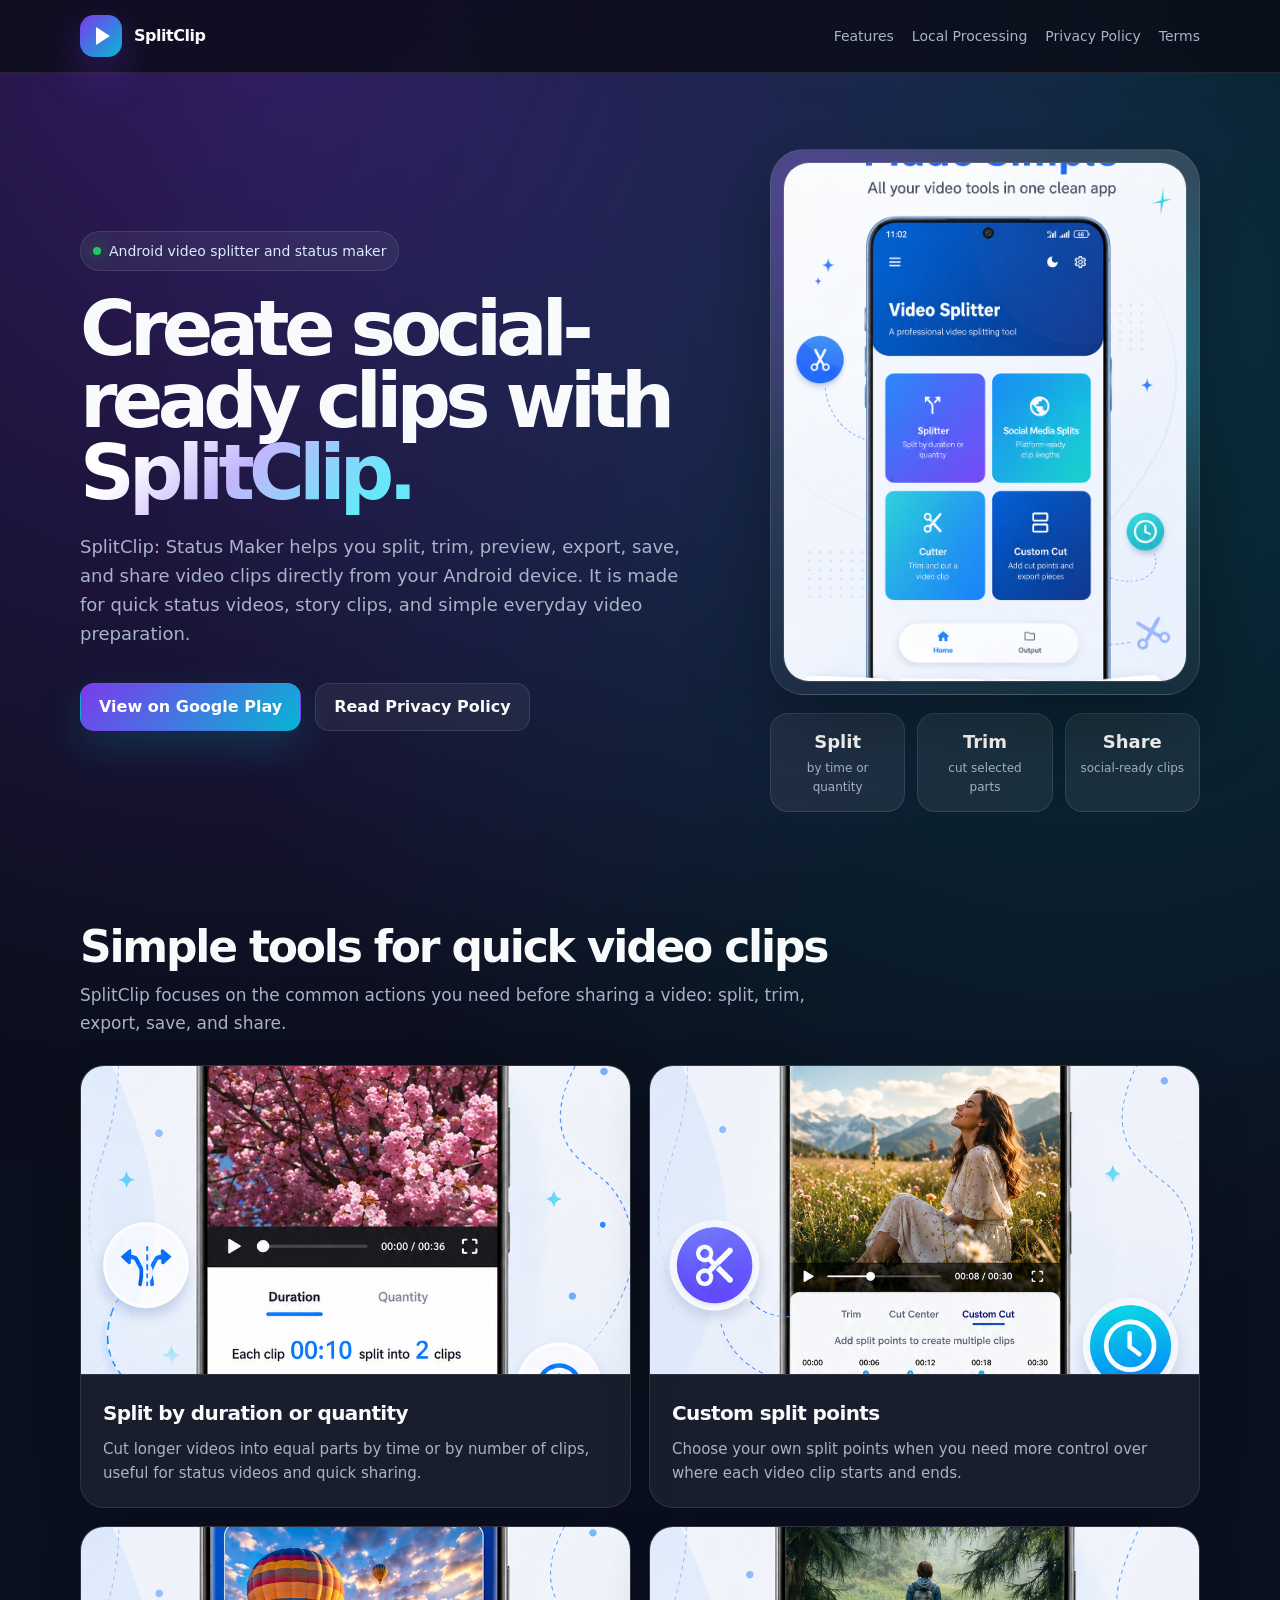
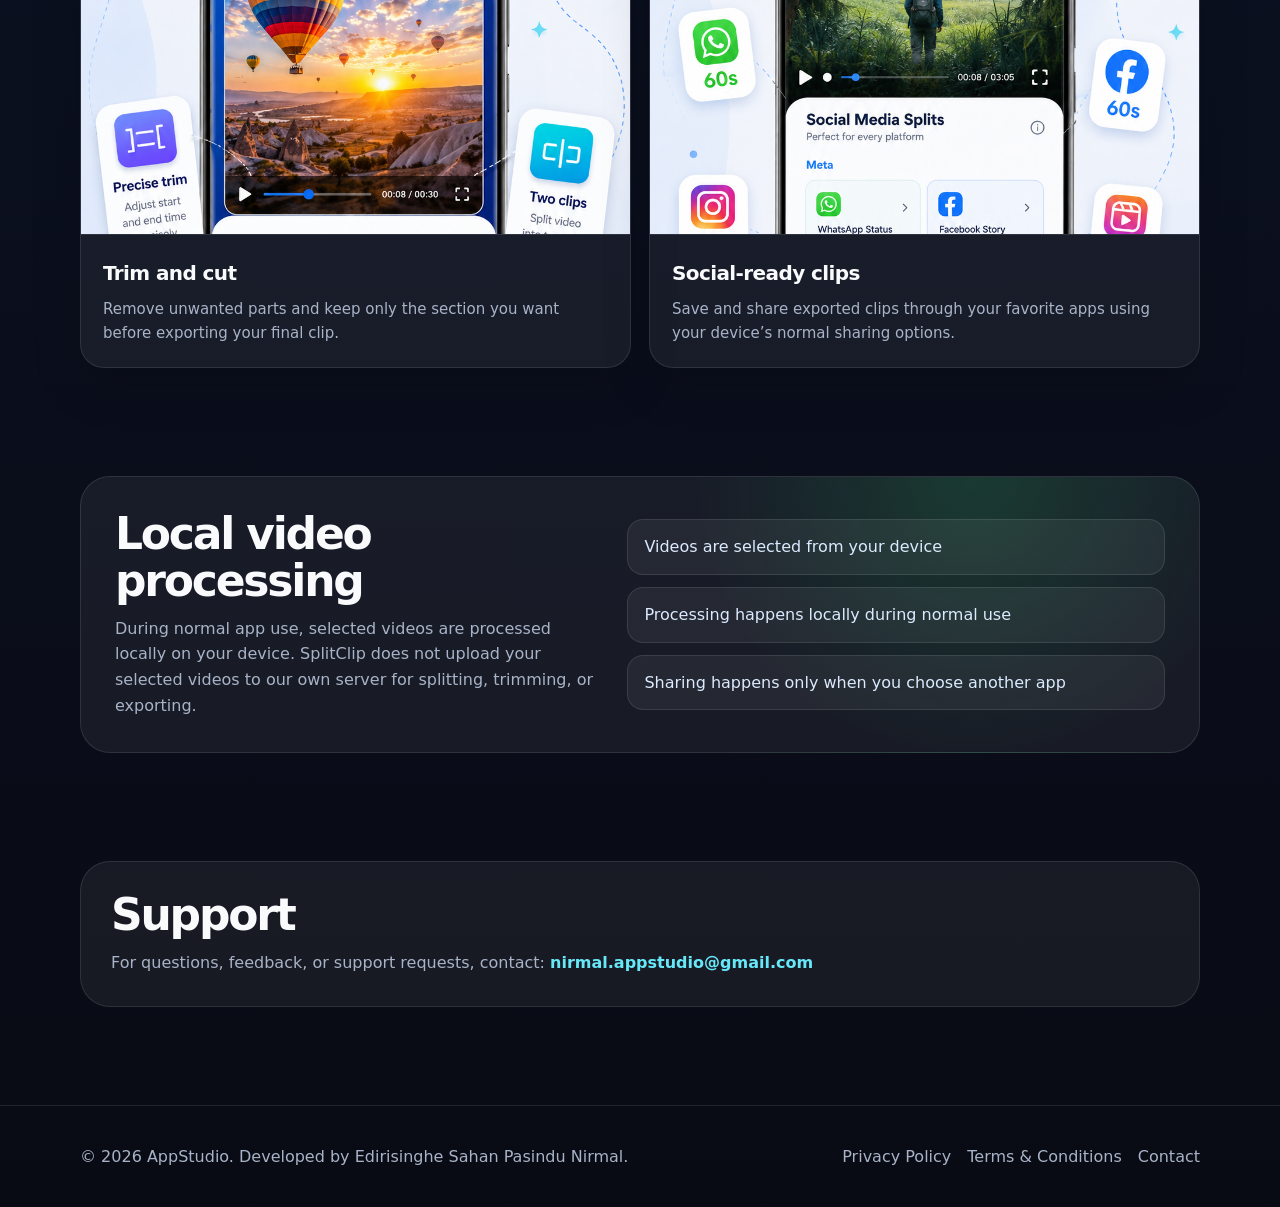
<file: videosplitter/index.html>
<!DOCTYPE html>
<html lang="en">

<head>
  <meta charset="UTF-8" />
  <meta name="viewport" content="width=device-width, initial-scale=1.0" />

  <title>SplitClip: Status Maker - Video Splitter App</title>
  <meta name="description"
    content="SplitClip: Status Maker is a simple Android video splitter and trimmer app for creating social-ready video clips." />

  <style>
    :root {
      --bg: #090b14;
      --text: #f8fafc;
      --muted: #a8b3c7;
      --line: rgba(255, 255, 255, 0.1);
      --primary: #7c3aed;
      --secondary: #06b6d4;
      --accent: #22c55e;
      --radius: 24px;
      --shadow: 0 24px 80px rgba(0, 0, 0, 0.35);
      --card: rgba(255, 255, 255, 0.06);
    }

    * {
      box-sizing: border-box;
    }

    html {
      scroll-behavior: smooth;
    }

    body {
      margin: 0;
      font-family: Inter, ui-sans-serif, system-ui, -apple-system, BlinkMacSystemFont, "Segoe UI", sans-serif;
      background:
        radial-gradient(circle at 20% 0%, rgba(124, 58, 237, 0.35), transparent 36%),
        radial-gradient(circle at 85% 12%, rgba(6, 182, 212, 0.22), transparent 36%),
        linear-gradient(180deg, #090b14 0%, #0b1020 55%, #090b14 100%);
      color: var(--text);
      line-height: 1.6;
    }

    a {
      color: inherit;
      text-decoration: none;
    }

    img {
      max-width: 100%;
      display: block;
    }

    .container {
      width: min(1120px, calc(100% - 32px));
      margin: 0 auto;
    }

    header {
      position: sticky;
      top: 0;
      z-index: 10;
      backdrop-filter: blur(16px);
      background: rgba(9, 11, 20, 0.78);
      border-bottom: 1px solid var(--line);
    }

    .nav {
      min-height: 72px;
      display: flex;
      align-items: center;
      justify-content: space-between;
      gap: 20px;
      padding: 14px 0;
    }

    .brand {
      display: flex;
      align-items: center;
      gap: 12px;
      font-weight: 800;
      letter-spacing: -0.03em;
    }

    .logo {
      width: 42px;
      height: 42px;
      border-radius: 14px;
      background: linear-gradient(135deg, var(--primary), var(--secondary));
      display: grid;
      place-items: center;
      box-shadow: 0 16px 40px rgba(124, 58, 237, 0.35);
      flex: 0 0 auto;
    }

    .logo span {
      width: 0;
      height: 0;
      border-top: 9px solid transparent;
      border-bottom: 9px solid transparent;
      border-left: 14px solid white;
      margin-left: 3px;
    }

    .nav-links {
      display: flex;
      align-items: center;
      gap: 18px;
      color: var(--muted);
      font-size: 14px;
      flex-wrap: wrap;
      justify-content: flex-end;
    }

    .nav-links a:hover {
      color: var(--text);
    }

    .hero {
      padding: 76px 0 58px;
    }

    .hero-grid {
      display: grid;
      grid-template-columns: 1.12fr 0.88fr;
      gap: 42px;
      align-items: center;
    }

    .badge {
      display: inline-flex;
      align-items: center;
      gap: 8px;
      padding: 8px 12px;
      border: 1px solid var(--line);
      border-radius: 999px;
      background: rgba(255, 255, 255, 0.06);
      color: #dbeafe;
      font-size: 14px;
      margin-bottom: 22px;
    }

    .badge-dot {
      width: 8px;
      height: 8px;
      border-radius: 999px;
      background: var(--accent);
      box-shadow: 0 0 18px var(--accent);
    }

    h1 {
      margin: 0;
      font-size: clamp(42px, 7vw, 76px);
      line-height: 0.95;
      letter-spacing: -0.075em;
    }

    .gradient-text {
      background: linear-gradient(135deg, #ffffff 20%, #c4b5fd 48%, #67e8f9 84%);
      -webkit-background-clip: text;
      background-clip: text;
      color: transparent;
    }

    .hero-text {
      margin: 24px 0 0;
      color: var(--muted);
      font-size: 18px;
      max-width: 650px;
    }

    .cta-row {
      display: flex;
      flex-wrap: wrap;
      gap: 14px;
      margin-top: 34px;
    }

    .btn {
      display: inline-flex;
      align-items: center;
      justify-content: center;
      min-height: 48px;
      padding: 0 18px;
      border-radius: 14px;
      font-weight: 700;
      border: 1px solid var(--line);
      transition: 0.2s ease;
    }

    .btn-primary {
      background: linear-gradient(135deg, var(--primary), var(--secondary));
      color: white;
      border-color: transparent;
      box-shadow: 0 16px 42px rgba(6, 182, 212, 0.2);
    }

    .btn-secondary {
      background: rgba(255, 255, 255, 0.06);
      color: var(--text);
    }

    .btn:hover {
      transform: translateY(-2px);
    }

    .hero-side {
      justify-self: end;
      width: 100%;
      max-width: 430px;
    }

    .hero-art {
      position: relative;
      border-radius: 34px;
      padding: 12px;
      background: linear-gradient(180deg, rgba(255, 255, 255, 0.16), rgba(255, 255, 255, 0.05));
      border: 1px solid var(--line);
      box-shadow: var(--shadow);
      overflow: hidden;
    }

    .hero-art::before {
      content: "";
      position: absolute;
      inset: -80px;
      background:
        radial-gradient(circle at 20% 20%, rgba(124, 58, 237, 0.28), transparent 34%),
        radial-gradient(circle at 80% 40%, rgba(6, 182, 212, 0.25), transparent 30%);
      pointer-events: none;
    }

    .hero-art img {
      position: relative;
      width: 100%;
      max-height: 520px;
      object-fit: cover;
      border-radius: 26px;
      border: 1px solid rgba(255, 255, 255, 0.12);
    }

    .mini-stats {
      display: grid;
      grid-template-columns: repeat(3, 1fr);
      gap: 12px;
      margin-top: 18px;
    }

    .mini-stat {
      padding: 14px;
      border-radius: 18px;
      background: rgba(255, 255, 255, 0.07);
      border: 1px solid var(--line);
      text-align: center;
    }

    .mini-stat strong {
      display: block;
      font-size: 18px;
      color: white;
    }

    .mini-stat span {
      display: block;
      font-size: 12px;
      color: var(--muted);
      margin-top: 2px;
    }

    section {
      padding: 54px 0;
      scroll-margin-top: 90px;
    }

    .section-head {
      max-width: 760px;
      margin-bottom: 28px;
    }

    h2 {
      margin: 0 0 12px;
      font-size: clamp(28px, 4vw, 44px);
      line-height: 1.05;
      letter-spacing: -0.05em;
    }

    .section-head p {
      margin: 0;
      color: var(--muted);
      font-size: 17px;
    }

    .features {
      display: grid;
      grid-template-columns: repeat(2, 1fr);
      gap: 18px;
    }

    .feature-card {
      border-radius: var(--radius);
      background: var(--card);
      border: 1px solid var(--line);
      overflow: hidden;
      box-shadow: 0 18px 50px rgba(0, 0, 0, 0.16);
    }

    .feature-card img {
      width: 100%;
      aspect-ratio: 16 / 9;
      object-fit: cover;
      border-bottom: 1px solid var(--line);
    }

    .feature-body {
      padding: 22px;
    }

    .feature-body h3 {
      margin: 0 0 8px;
      font-size: 20px;
      letter-spacing: -0.03em;
    }

    .feature-body p {
      margin: 0;
      color: var(--muted);
      font-size: 15px;
    }

    .local-box {
      padding: 34px;
      border-radius: 30px;
      background:
        radial-gradient(circle at 80% 0%, rgba(34, 197, 94, 0.18), transparent 30%),
        rgba(255, 255, 255, 0.06);
      border: 1px solid var(--line);
      display: grid;
      grid-template-columns: 0.95fr 1.05fr;
      gap: 26px;
      align-items: center;
    }

    .local-box p {
      color: var(--muted);
      margin: 0;
    }

    .check-list {
      display: grid;
      gap: 12px;
    }

    .check {
      padding: 14px 16px;
      border-radius: 16px;
      background: rgba(255, 255, 255, 0.06);
      border: 1px solid var(--line);
      color: #dbeafe;
    }

    .support-card {
      padding: 30px;
      border-radius: 30px;
      background: rgba(255, 255, 255, 0.06);
      border: 1px solid var(--line);
    }

    .support-card p {
      color: var(--muted);
      margin: 0;
    }

    .support-card a {
      color: #67e8f9;
      font-weight: 700;
    }

    footer {
      padding: 38px 0;
      color: var(--muted);
      border-top: 1px solid var(--line);
      margin-top: 44px;
    }

    .footer-grid {
      display: flex;
      justify-content: space-between;
      gap: 18px;
      flex-wrap: wrap;
    }

    .footer-links {
      display: flex;
      gap: 16px;
      flex-wrap: wrap;
    }

    .footer-links a:hover {
      color: var(--text);
    }

    @media (max-width: 860px) {

      .hero-grid,
      .local-box {
        grid-template-columns: 1fr;
      }

      .features {
        grid-template-columns: 1fr;
      }

      .hero-side {
        justify-self: stretch;
        max-width: 100%;
      }

      .nav {
        align-items: flex-start;
      }

      .nav-links {
        justify-content: flex-end;
      }
    }

    @media (max-width: 520px) {
      .nav {
        flex-direction: column;
      }

      .nav-links {
        justify-content: flex-start;
      }

      .hero {
        padding-top: 52px;
      }

      .mini-stats {
        grid-template-columns: 1fr;
      }

      .local-box,
      .support-card {
        padding: 24px;
      }
    }
  </style>
</head>

<body>
  <header>
    <div class="container nav">
      <a class="brand" href="./">
        <div class="logo"><span></span></div>
        <div>SplitClip</div>
      </a>

      <nav class="nav-links">
        <a href="#features">Features</a>
        <a href="#local-processing">Local Processing</a>
        <a href="privacy-policy.html">Privacy Policy</a>
        <a href="terms-and-conditions.html">Terms</a>
      </nav>
    </div>
  </header>

  <main>
    <section class="hero">
      <div class="container hero-grid">
        <div>
          <div class="badge">
            <span class="badge-dot"></span>
            Android video splitter and status maker
          </div>

          <h1>
            Create social-ready clips with
            <span class="gradient-text">SplitClip.</span>
          </h1>

          <p class="hero-text">
            SplitClip: Status Maker helps you split, trim, preview, export, save, and share video clips directly from
            your Android device.
            It is made for quick status videos, story clips, and simple everyday video preparation.
          </p>

          <div class="cta-row">
            <a class="btn btn-primary"
              href="https://play.google.com/store/apps/details?id=io.github.sahanpasindu.videosplitter" target="_blank"
              rel="noopener">
              View on Google Play
            </a>
            <a class="btn btn-secondary" href="privacy-policy.html">
              Read Privacy Policy
            </a>
          </div>
        </div>

        <div class="hero-side">
          <div class="hero-art">
            <img src="../assets/video-splitter/video-splitting-made-simple.png"
              alt="SplitClip video splitting made simple preview" />
          </div>

          <div class="mini-stats">
            <div class="mini-stat">
              <strong>Split</strong>
              <span>by time or quantity</span>
            </div>
            <div class="mini-stat">
              <strong>Trim</strong>
              <span>cut selected parts</span>
            </div>
            <div class="mini-stat">
              <strong>Share</strong>
              <span>social-ready clips</span>
            </div>
          </div>
        </div>
      </div>
    </section>

    <section id="features">
      <div class="container">
        <div class="section-head">
          <h2>Simple tools for quick video clips</h2>
          <p>
            SplitClip focuses on the common actions you need before sharing a video:
            split, trim, export, save, and share.
          </p>
        </div>

        <div class="features">
          <article class="feature-card">
            <img src="../assets/video-splitter/split-duration-quantity.png"
              alt="Split videos by duration or quantity" />
            <div class="feature-body">
              <h3>Split by duration or quantity</h3>
              <p>
                Cut longer videos into equal parts by time or by number of clips,
                useful for status videos and quick sharing.
              </p>
            </div>
          </article>

          <article class="feature-card">
            <img src="../assets/video-splitter/custom-split-points.png" alt="Custom split points for videos" />
            <div class="feature-body">
              <h3>Custom split points</h3>
              <p>
                Choose your own split points when you need more control over where each video clip starts and ends.
              </p>
            </div>
          </article>

          <article class="feature-card">
            <img src="../assets/video-splitter/trim-cut-center.png" alt="Trim and cut selected video parts" />
            <div class="feature-body">
              <h3>Trim and cut</h3>
              <p>
                Remove unwanted parts and keep only the section you want before exporting your final clip.
              </p>
            </div>
          </article>

          <article class="feature-card">
            <img src="../assets/video-splitter/social-media-ready-clips.png" alt="Social media ready video clips" />
            <div class="feature-body">
              <h3>Social-ready clips</h3>
              <p>
                Save and share exported clips through your favorite apps using your device’s normal sharing options.
              </p>
            </div>
          </article>
        </div>
      </div>
    </section>

    <section id="local-processing">
      <div class="container">
        <div class="local-box">
          <div>
            <h2>Local video processing</h2>
            <p>
              During normal app use, selected videos are processed locally on your device.
              SplitClip does not upload your selected videos to our own server for splitting,
              trimming, or exporting.
            </p>
          </div>

          <div class="check-list">
            <div class="check">Videos are selected from your device</div>
            <div class="check">Processing happens locally during normal use</div>
            <div class="check">Sharing happens only when you choose another app</div>
          </div>
        </div>
      </div>
    </section>

    <section id="support">
      <div class="container">
        <div class="support-card">
          <h2>Support</h2>
          <p>
            For questions, feedback, or support requests, contact:
            <a href="mailto:nirmal.appstudio@gmail.com">nirmal.appstudio@gmail.com</a>
          </p>
        </div>
      </div>
    </section>
  </main>

  <footer>
    <div class="container footer-grid">
      <div>
        © 2026 AppStudio. Developed by Edirisinghe Sahan Pasindu Nirmal.
      </div>

      <div class="footer-links">
        <a href="privacy-policy.html">Privacy Policy</a>
        <a href="terms-and-conditions.html">Terms & Conditions</a>
        <a href="mailto:nirmal.appstudio@gmail.com">Contact</a>
      </div>
    </div>
  </footer>
</body>

</html>
</file>
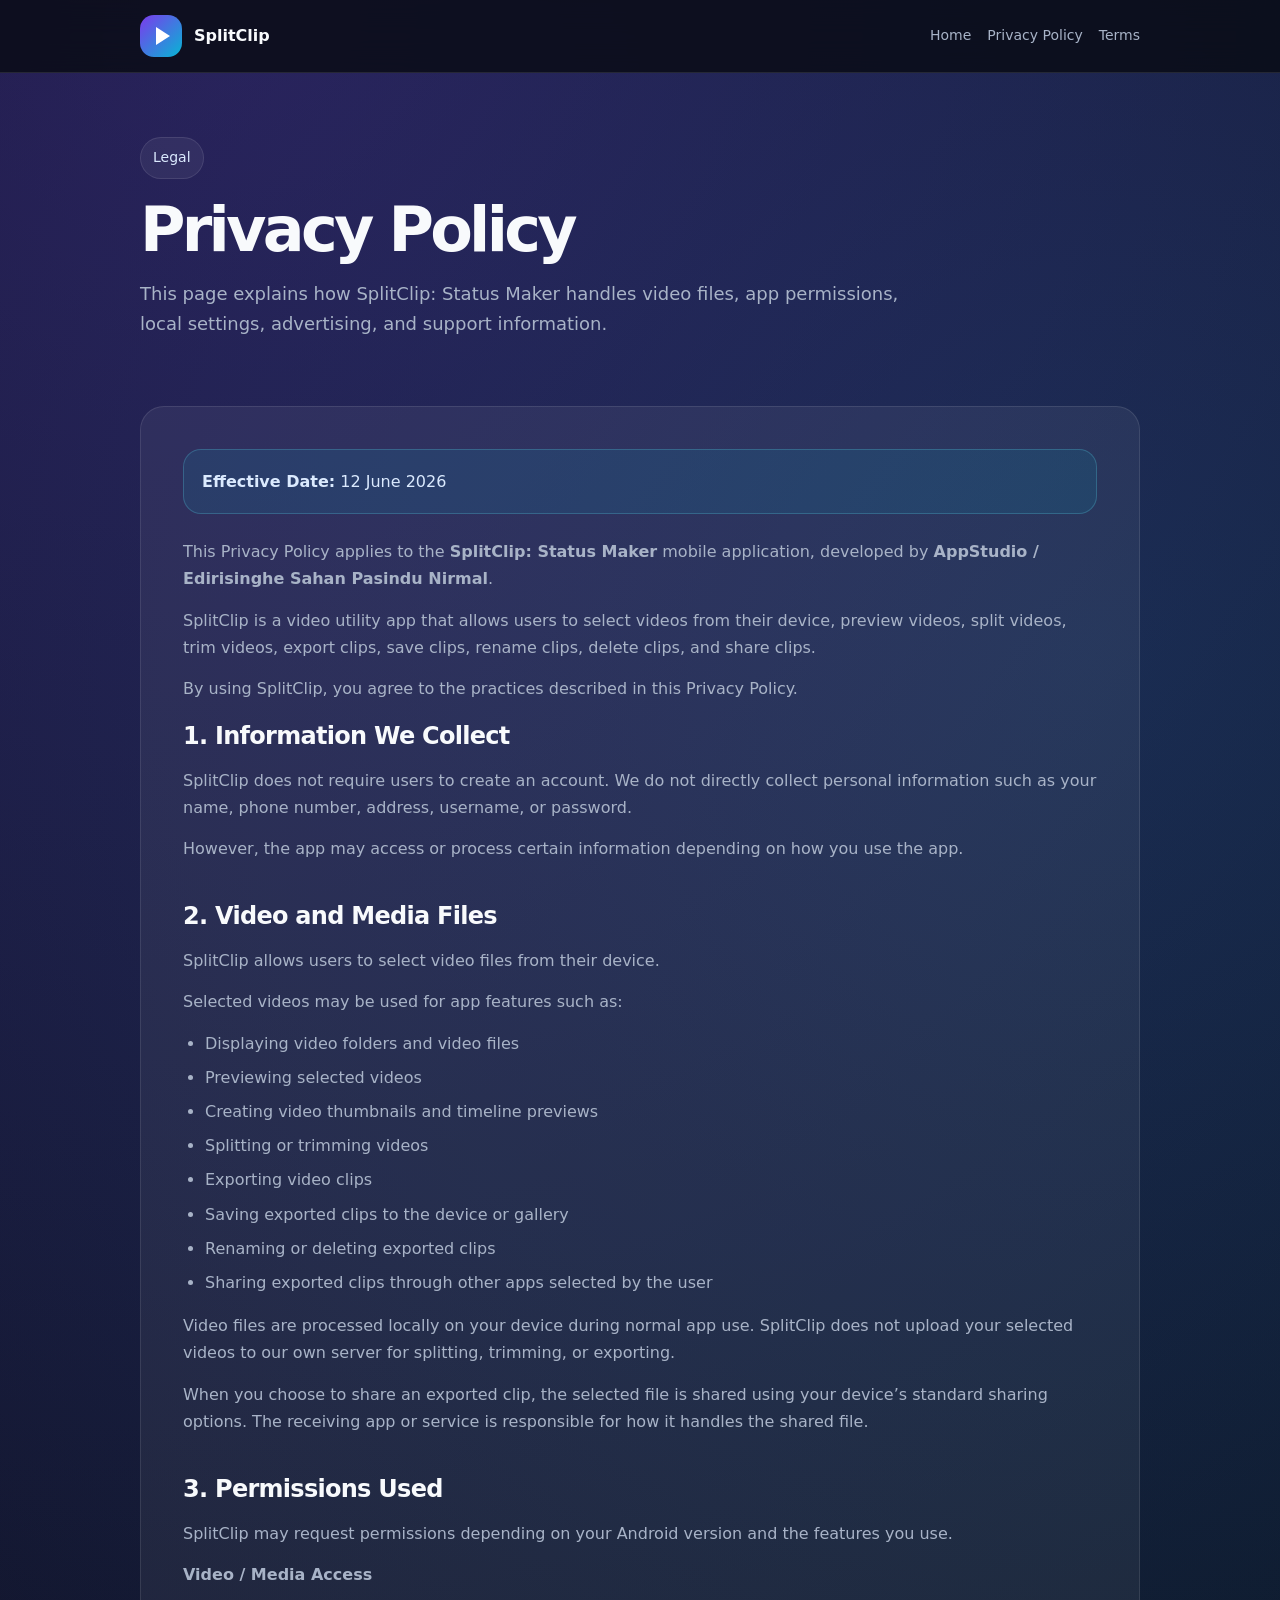
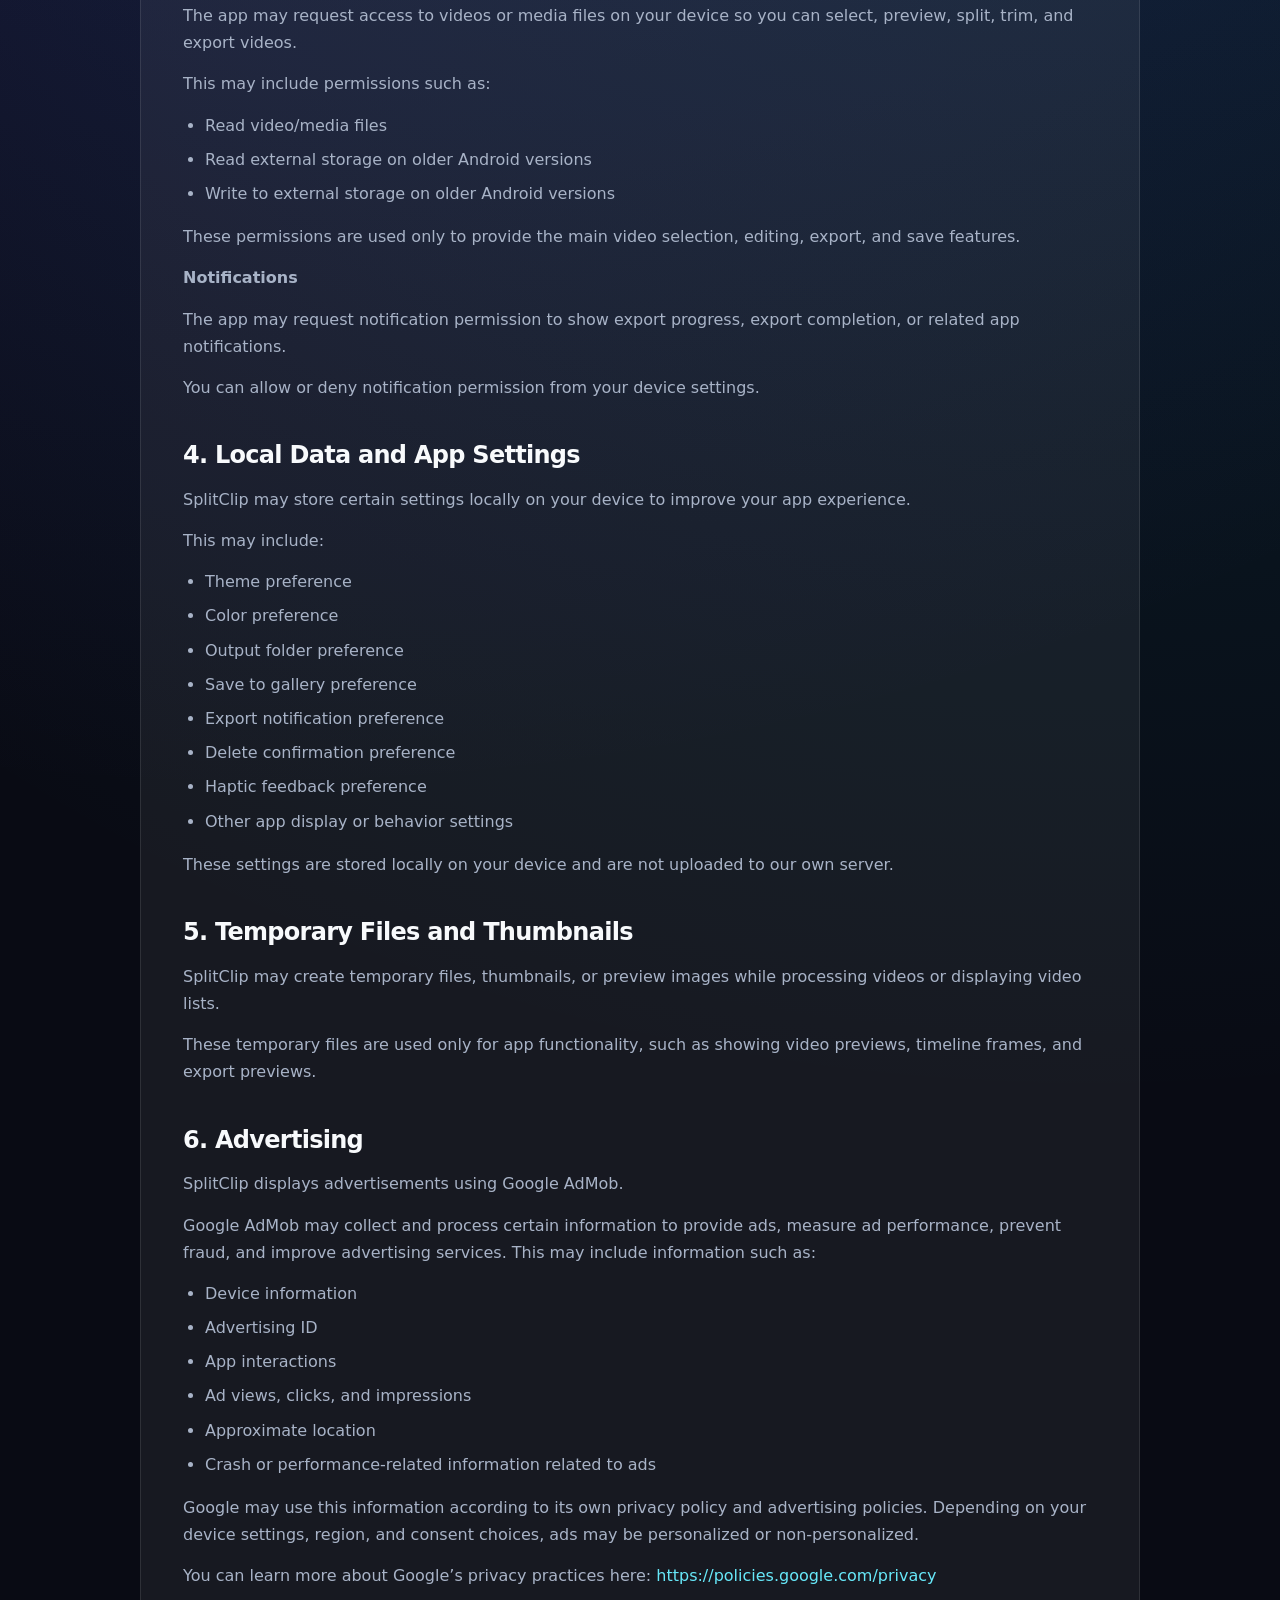
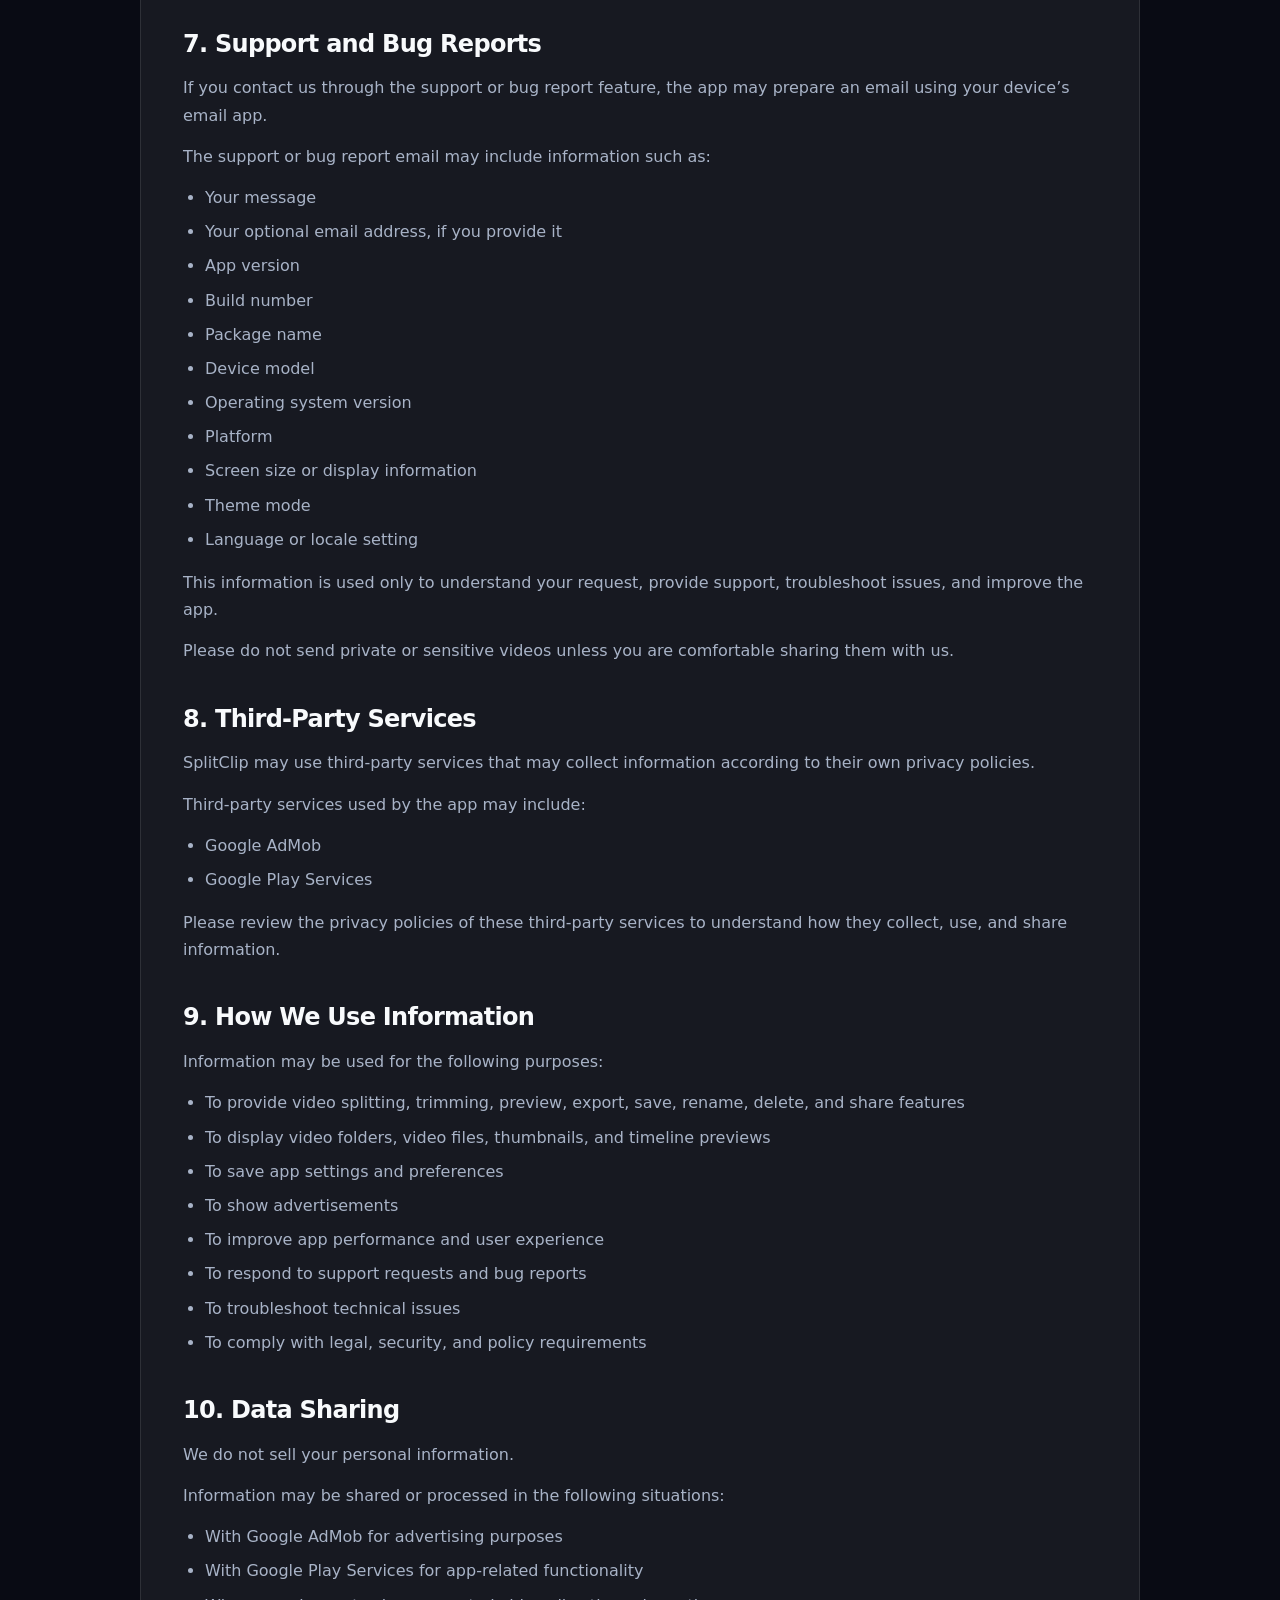
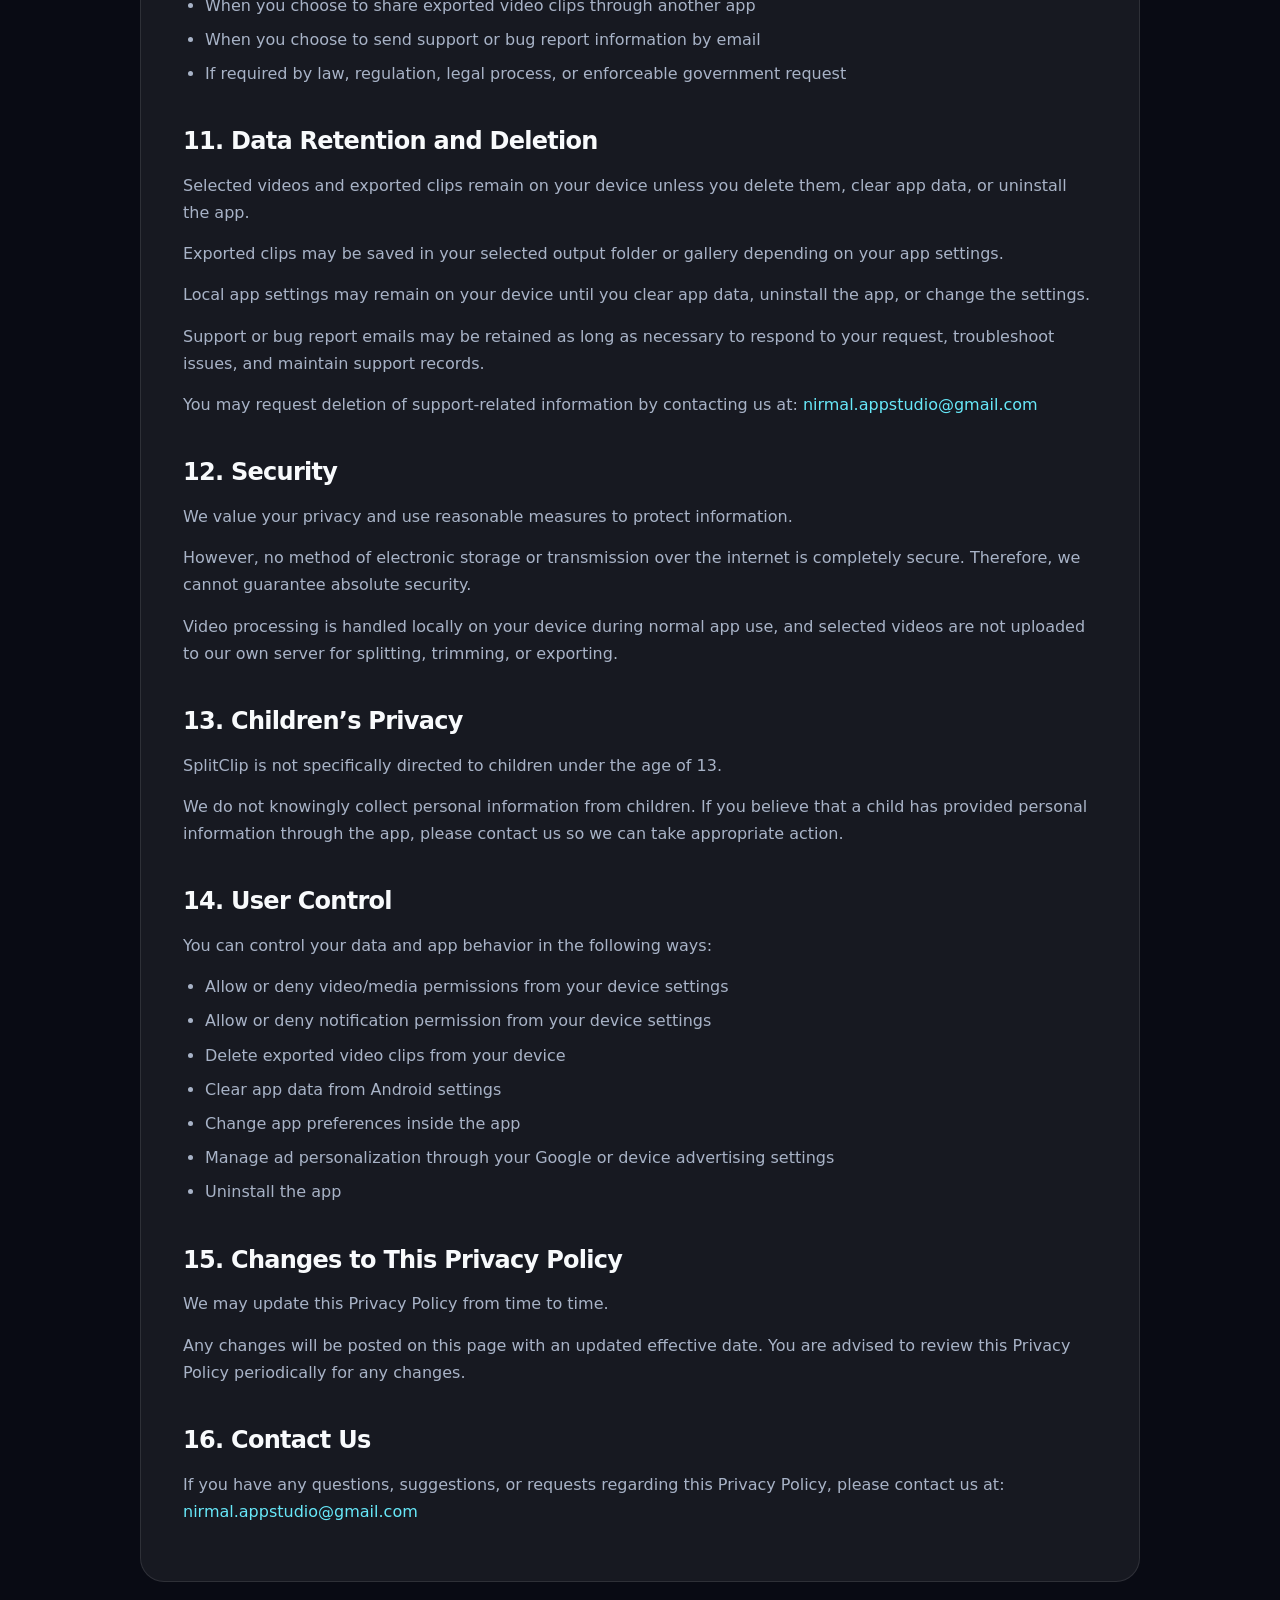
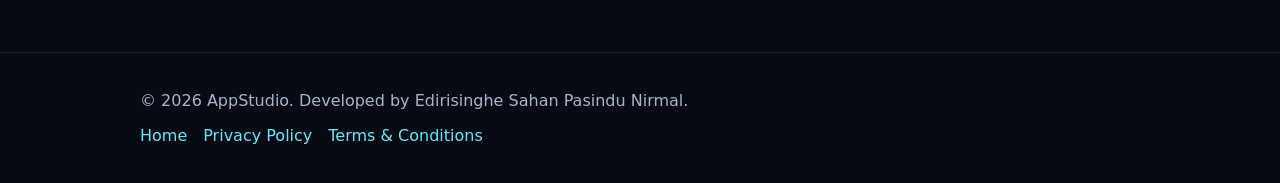
<file: videosplitter/privacy-policy.html>
<!DOCTYPE html>
<html lang="en">

<head>
  <meta charset="UTF-8" />
  <meta name="viewport" content="width=device-width, initial-scale=1.0" />

  <title>Privacy Policy - SplitClip: Status Maker</title>
  <meta name="description" content="Privacy Policy for SplitClip: Status Maker Android app." />

  <style>
    :root {
      --bg: #090b14;
      --text: #f8fafc;
      --muted: #a8b3c7;
      --line: rgba(255, 255, 255, 0.1);
      --primary: #7c3aed;
      --secondary: #06b6d4;
      --card: rgba(255, 255, 255, 0.06);
      --radius: 24px;
    }

    * {
      box-sizing: border-box;
    }

    body {
      margin: 0;
      font-family: Inter, ui-sans-serif, system-ui, -apple-system, BlinkMacSystemFont, "Segoe UI", sans-serif;
      background:
        radial-gradient(circle at 20% 0%, rgba(124, 58, 237, 0.28), transparent 36%),
        radial-gradient(circle at 85% 10%, rgba(6, 182, 212, 0.18), transparent 34%),
        #090b14;
      color: var(--text);
      line-height: 1.7;
    }

    a {
      color: #67e8f9;
      text-decoration: none;
    }

    a:hover {
      text-decoration: underline;
    }

    .container {
      width: min(1000px, calc(100% - 32px));
      margin: 0 auto;
    }

    header {
      border-bottom: 1px solid var(--line);
      background: rgba(9, 11, 20, 0.82);
      backdrop-filter: blur(16px);
      position: sticky;
      top: 0;
      z-index: 10;
    }

    .nav {
      min-height: 72px;
      display: flex;
      align-items: center;
      justify-content: space-between;
      gap: 18px;
      flex-wrap: wrap;
      padding: 14px 0;
    }

    .brand {
      display: flex;
      align-items: center;
      gap: 12px;
      color: var(--text);
      font-weight: 800;
      text-decoration: none;
    }

    .logo {
      width: 42px;
      height: 42px;
      border-radius: 14px;
      background: linear-gradient(135deg, var(--primary), var(--secondary));
      display: grid;
      place-items: center;
      flex: 0 0 auto;
    }

    .logo span {
      width: 0;
      height: 0;
      border-top: 9px solid transparent;
      border-bottom: 9px solid transparent;
      border-left: 14px solid white;
      margin-left: 3px;
    }

    .nav-links {
      display: flex;
      gap: 16px;
      flex-wrap: wrap;
      color: var(--muted);
      font-size: 14px;
    }

    .nav-links a {
      color: var(--muted);
    }

    .nav-links a:hover {
      color: var(--text);
      text-decoration: none;
    }

    .hero {
      padding: 64px 0 26px;
    }

    .label {
      display: inline-block;
      padding: 8px 12px;
      border-radius: 999px;
      border: 1px solid var(--line);
      background: rgba(255, 255, 255, 0.06);
      color: #dbeafe;
      font-size: 14px;
      margin-bottom: 20px;
    }

    h1 {
      margin: 0;
      font-size: clamp(36px, 6vw, 62px);
      line-height: 1;
      letter-spacing: -0.06em;
    }

    .intro {
      color: var(--muted);
      font-size: 18px;
      margin-top: 18px;
      max-width: 780px;
    }

    .content {
      margin: 26px 0 70px;
      padding: 42px;
      border-radius: var(--radius);
      background: var(--card);
      border: 1px solid var(--line);
    }

    .notice {
      padding: 18px;
      border-radius: 18px;
      background: rgba(6, 182, 212, 0.1);
      border: 1px solid rgba(103, 232, 249, 0.22);
      color: #dbeafe;
      margin-bottom: 24px;
    }

    h2 {
      margin-top: 34px;
      margin-bottom: 10px;
      font-size: 24px;
      letter-spacing: -0.03em;
    }

    h2:first-of-type {
      margin-top: 0;
    }

    p {
      color: var(--muted);
      margin: 0 0 14px;
    }

    ul {
      color: var(--muted);
      padding-left: 22px;
      margin-top: 8px;
    }

    li {
      margin-bottom: 7px;
    }

    footer {
      border-top: 1px solid var(--line);
      padding: 34px 0;
      color: var(--muted);
    }

    .footer-links {
      display: flex;
      gap: 16px;
      flex-wrap: wrap;
      margin-top: 8px;
    }

    .footer-links a:hover {
      color: var(--text);
      text-decoration: none;
    }

    @media (max-width: 600px) {
      .content {
        padding: 24px;
      }

      .nav {
        align-items: flex-start;
      }
    }
  </style>
</head>

<body>
  <header>
    <div class="container nav">
      <a class="brand" href="./">
        <div class="logo"><span></span></div>
        <div>SplitClip</div>
      </a>

      <nav class="nav-links">
        <a href="./">Home</a>
        <a href="privacy-policy.html">Privacy Policy</a>
        <a href="terms-and-conditions.html">Terms</a>
      </nav>
    </div>
  </header>

  <main>
    <section class="hero">
      <div class="container">
        <div class="label">Legal</div>
        <h1>Privacy Policy</h1>
        <p class="intro">
          This page explains how SplitClip: Status Maker handles video files, app permissions, local settings,
          advertising, and support information.
        </p>
      </div>
    </section>

    <section>
      <div class="container">
        <article class="content">
          <div class="notice">
            <strong>Effective Date:</strong> 12 June 2026
          </div>

          <p>
            This Privacy Policy applies to the <strong>SplitClip: Status Maker</strong> mobile application,
            developed by <strong>AppStudio / Edirisinghe Sahan Pasindu Nirmal</strong>.
          </p>

          <p>
            SplitClip is a video utility app that allows users to select videos from their device,
            preview videos, split videos, trim videos, export clips, save clips, rename clips,
            delete clips, and share clips.
          </p>

          <p>
            By using SplitClip, you agree to the practices described in this Privacy Policy.
          </p>

          <h2>1. Information We Collect</h2>
          <p>
            SplitClip does not require users to create an account. We do not directly collect personal
            information such as your name, phone number, address, username, or password.
          </p>
          <p>
            However, the app may access or process certain information depending on how you use the app.
          </p>

          <h2>2. Video and Media Files</h2>
          <p>
            SplitClip allows users to select video files from their device.
          </p>
          <p>
            Selected videos may be used for app features such as:
          </p>
          <ul>
            <li>Displaying video folders and video files</li>
            <li>Previewing selected videos</li>
            <li>Creating video thumbnails and timeline previews</li>
            <li>Splitting or trimming videos</li>
            <li>Exporting video clips</li>
            <li>Saving exported clips to the device or gallery</li>
            <li>Renaming or deleting exported clips</li>
            <li>Sharing exported clips through other apps selected by the user</li>
          </ul>
          <p>
            Video files are processed locally on your device during normal app use.
            SplitClip does not upload your selected videos to our own server for splitting,
            trimming, or exporting.
          </p>
          <p>
            When you choose to share an exported clip, the selected file is shared using your device’s
            standard sharing options. The receiving app or service is responsible for how it handles
            the shared file.
          </p>

          <h2>3. Permissions Used</h2>
          <p>
            SplitClip may request permissions depending on your Android version and the features you use.
          </p>

          <p><strong>Video / Media Access</strong></p>
          <p>
            The app may request access to videos or media files on your device so you can select,
            preview, split, trim, and export videos.
          </p>
          <p>
            This may include permissions such as:
          </p>
          <ul>
            <li>Read video/media files</li>
            <li>Read external storage on older Android versions</li>
            <li>Write to external storage on older Android versions</li>
          </ul>
          <p>
            These permissions are used only to provide the main video selection, editing, export,
            and save features.
          </p>

          <p><strong>Notifications</strong></p>
          <p>
            The app may request notification permission to show export progress, export completion,
            or related app notifications.
          </p>
          <p>
            You can allow or deny notification permission from your device settings.
          </p>

          <h2>4. Local Data and App Settings</h2>
          <p>
            SplitClip may store certain settings locally on your device to improve your app experience.
          </p>
          <p>
            This may include:
          </p>
          <ul>
            <li>Theme preference</li>
            <li>Color preference</li>
            <li>Output folder preference</li>
            <li>Save to gallery preference</li>
            <li>Export notification preference</li>
            <li>Delete confirmation preference</li>
            <li>Haptic feedback preference</li>
            <li>Other app display or behavior settings</li>
          </ul>
          <p>
            These settings are stored locally on your device and are not uploaded to our own server.
          </p>

          <h2>5. Temporary Files and Thumbnails</h2>
          <p>
            SplitClip may create temporary files, thumbnails, or preview images while processing videos
            or displaying video lists.
          </p>
          <p>
            These temporary files are used only for app functionality, such as showing video previews,
            timeline frames, and export previews.
          </p>

          <h2>6. Advertising</h2>
          <p>
            SplitClip displays advertisements using Google AdMob.
          </p>
          <p>
            Google AdMob may collect and process certain information to provide ads, measure ad performance,
            prevent fraud, and improve advertising services. This may include information such as:
          </p>
          <ul>
            <li>Device information</li>
            <li>Advertising ID</li>
            <li>App interactions</li>
            <li>Ad views, clicks, and impressions</li>
            <li>Approximate location</li>
            <li>Crash or performance-related information related to ads</li>
          </ul>
          <p>
            Google may use this information according to its own privacy policy and advertising policies.
            Depending on your device settings, region, and consent choices, ads may be personalized
            or non-personalized.
          </p>
          <p>
            You can learn more about Google’s privacy practices here:
            <a href="https://policies.google.com/privacy" target="_blank"
              rel="noopener">https://policies.google.com/privacy</a>
          </p>

          <h2>7. Support and Bug Reports</h2>
          <p>
            If you contact us through the support or bug report feature, the app may prepare an email
            using your device’s email app.
          </p>
          <p>
            The support or bug report email may include information such as:
          </p>
          <ul>
            <li>Your message</li>
            <li>Your optional email address, if you provide it</li>
            <li>App version</li>
            <li>Build number</li>
            <li>Package name</li>
            <li>Device model</li>
            <li>Operating system version</li>
            <li>Platform</li>
            <li>Screen size or display information</li>
            <li>Theme mode</li>
            <li>Language or locale setting</li>
          </ul>
          <p>
            This information is used only to understand your request, provide support, troubleshoot issues,
            and improve the app.
          </p>
          <p>
            Please do not send private or sensitive videos unless you are comfortable sharing them with us.
          </p>

          <h2>8. Third-Party Services</h2>
          <p>
            SplitClip may use third-party services that may collect information according to their own
            privacy policies.
          </p>
          <p>
            Third-party services used by the app may include:
          </p>
          <ul>
            <li>Google AdMob</li>
            <li>Google Play Services</li>
          </ul>
          <p>
            Please review the privacy policies of these third-party services to understand how they collect,
            use, and share information.
          </p>

          <h2>9. How We Use Information</h2>
          <p>
            Information may be used for the following purposes:
          </p>
          <ul>
            <li>To provide video splitting, trimming, preview, export, save, rename, delete, and share features</li>
            <li>To display video folders, video files, thumbnails, and timeline previews</li>
            <li>To save app settings and preferences</li>
            <li>To show advertisements</li>
            <li>To improve app performance and user experience</li>
            <li>To respond to support requests and bug reports</li>
            <li>To troubleshoot technical issues</li>
            <li>To comply with legal, security, and policy requirements</li>
          </ul>

          <h2>10. Data Sharing</h2>
          <p>
            We do not sell your personal information.
          </p>
          <p>
            Information may be shared or processed in the following situations:
          </p>
          <ul>
            <li>With Google AdMob for advertising purposes</li>
            <li>With Google Play Services for app-related functionality</li>
            <li>When you choose to share exported video clips through another app</li>
            <li>When you choose to send support or bug report information by email</li>
            <li>If required by law, regulation, legal process, or enforceable government request</li>
          </ul>

          <h2>11. Data Retention and Deletion</h2>
          <p>
            Selected videos and exported clips remain on your device unless you delete them,
            clear app data, or uninstall the app.
          </p>
          <p>
            Exported clips may be saved in your selected output folder or gallery depending on your app settings.
          </p>
          <p>
            Local app settings may remain on your device until you clear app data, uninstall the app,
            or change the settings.
          </p>
          <p>
            Support or bug report emails may be retained as long as necessary to respond to your request,
            troubleshoot issues, and maintain support records.
          </p>
          <p>
            You may request deletion of support-related information by contacting us at:
            <a href="mailto:nirmal.appstudio@gmail.com">nirmal.appstudio@gmail.com</a>
          </p>

          <h2>12. Security</h2>
          <p>
            We value your privacy and use reasonable measures to protect information.
          </p>
          <p>
            However, no method of electronic storage or transmission over the internet is completely secure.
            Therefore, we cannot guarantee absolute security.
          </p>
          <p>
            Video processing is handled locally on your device during normal app use, and selected videos
            are not uploaded to our own server for splitting, trimming, or exporting.
          </p>

          <h2>13. Children’s Privacy</h2>
          <p>
            SplitClip is not specifically directed to children under the age of 13.
          </p>
          <p>
            We do not knowingly collect personal information from children. If you believe that a child
            has provided personal information through the app, please contact us so we can take appropriate action.
          </p>

          <h2>14. User Control</h2>
          <p>
            You can control your data and app behavior in the following ways:
          </p>
          <ul>
            <li>Allow or deny video/media permissions from your device settings</li>
            <li>Allow or deny notification permission from your device settings</li>
            <li>Delete exported video clips from your device</li>
            <li>Clear app data from Android settings</li>
            <li>Change app preferences inside the app</li>
            <li>Manage ad personalization through your Google or device advertising settings</li>
            <li>Uninstall the app</li>
          </ul>

          <h2>15. Changes to This Privacy Policy</h2>
          <p>
            We may update this Privacy Policy from time to time.
          </p>
          <p>
            Any changes will be posted on this page with an updated effective date.
            You are advised to review this Privacy Policy periodically for any changes.
          </p>

          <h2>16. Contact Us</h2>
          <p>
            If you have any questions, suggestions, or requests regarding this Privacy Policy,
            please contact us at:
            <a href="mailto:nirmal.appstudio@gmail.com">nirmal.appstudio@gmail.com</a>
          </p>
        </article>
      </div>
    </section>
  </main>

  <footer>
    <div class="container">
      © 2026 AppStudio. Developed by Edirisinghe Sahan Pasindu Nirmal.
      <div class="footer-links">
        <a href="./">Home</a>
        <a href="privacy-policy.html">Privacy Policy</a>
        <a href="terms-and-conditions.html">Terms & Conditions</a>
      </div>
    </div>
  </footer>
</body>

</html>
</file>
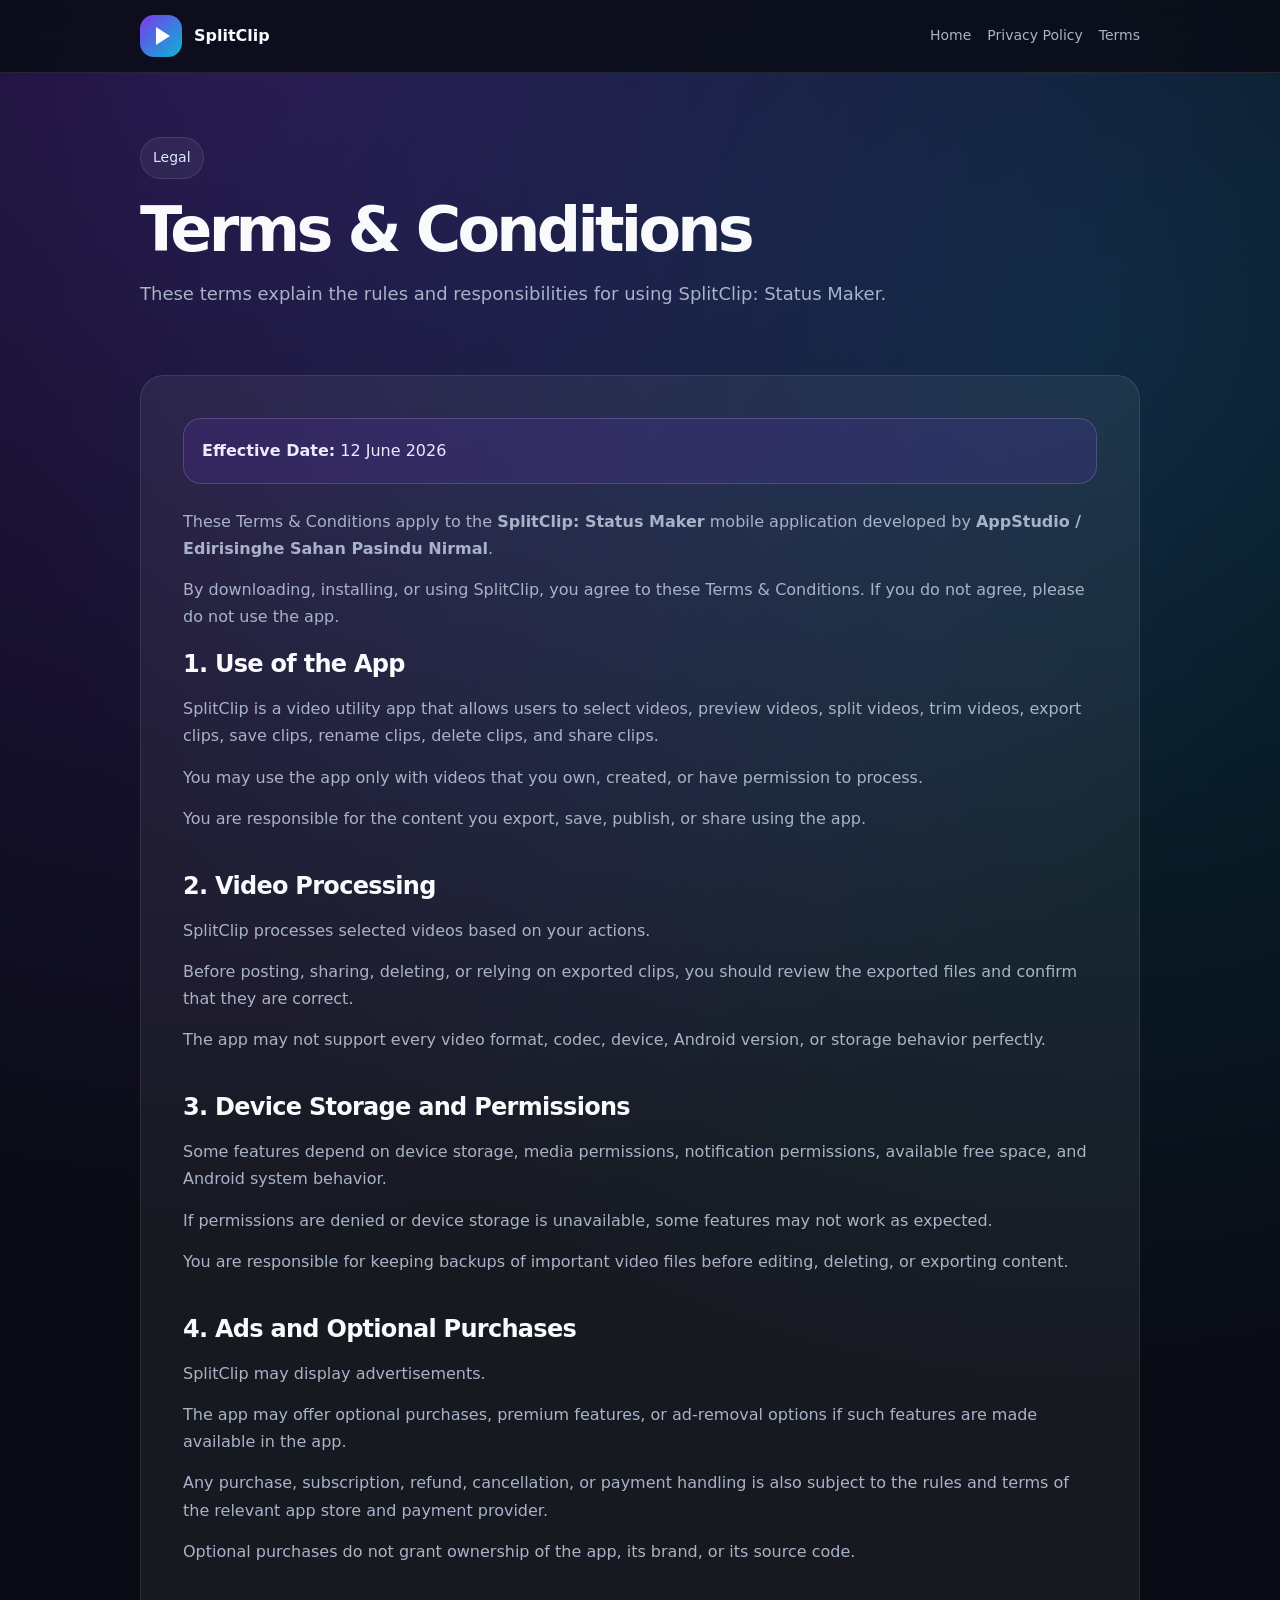
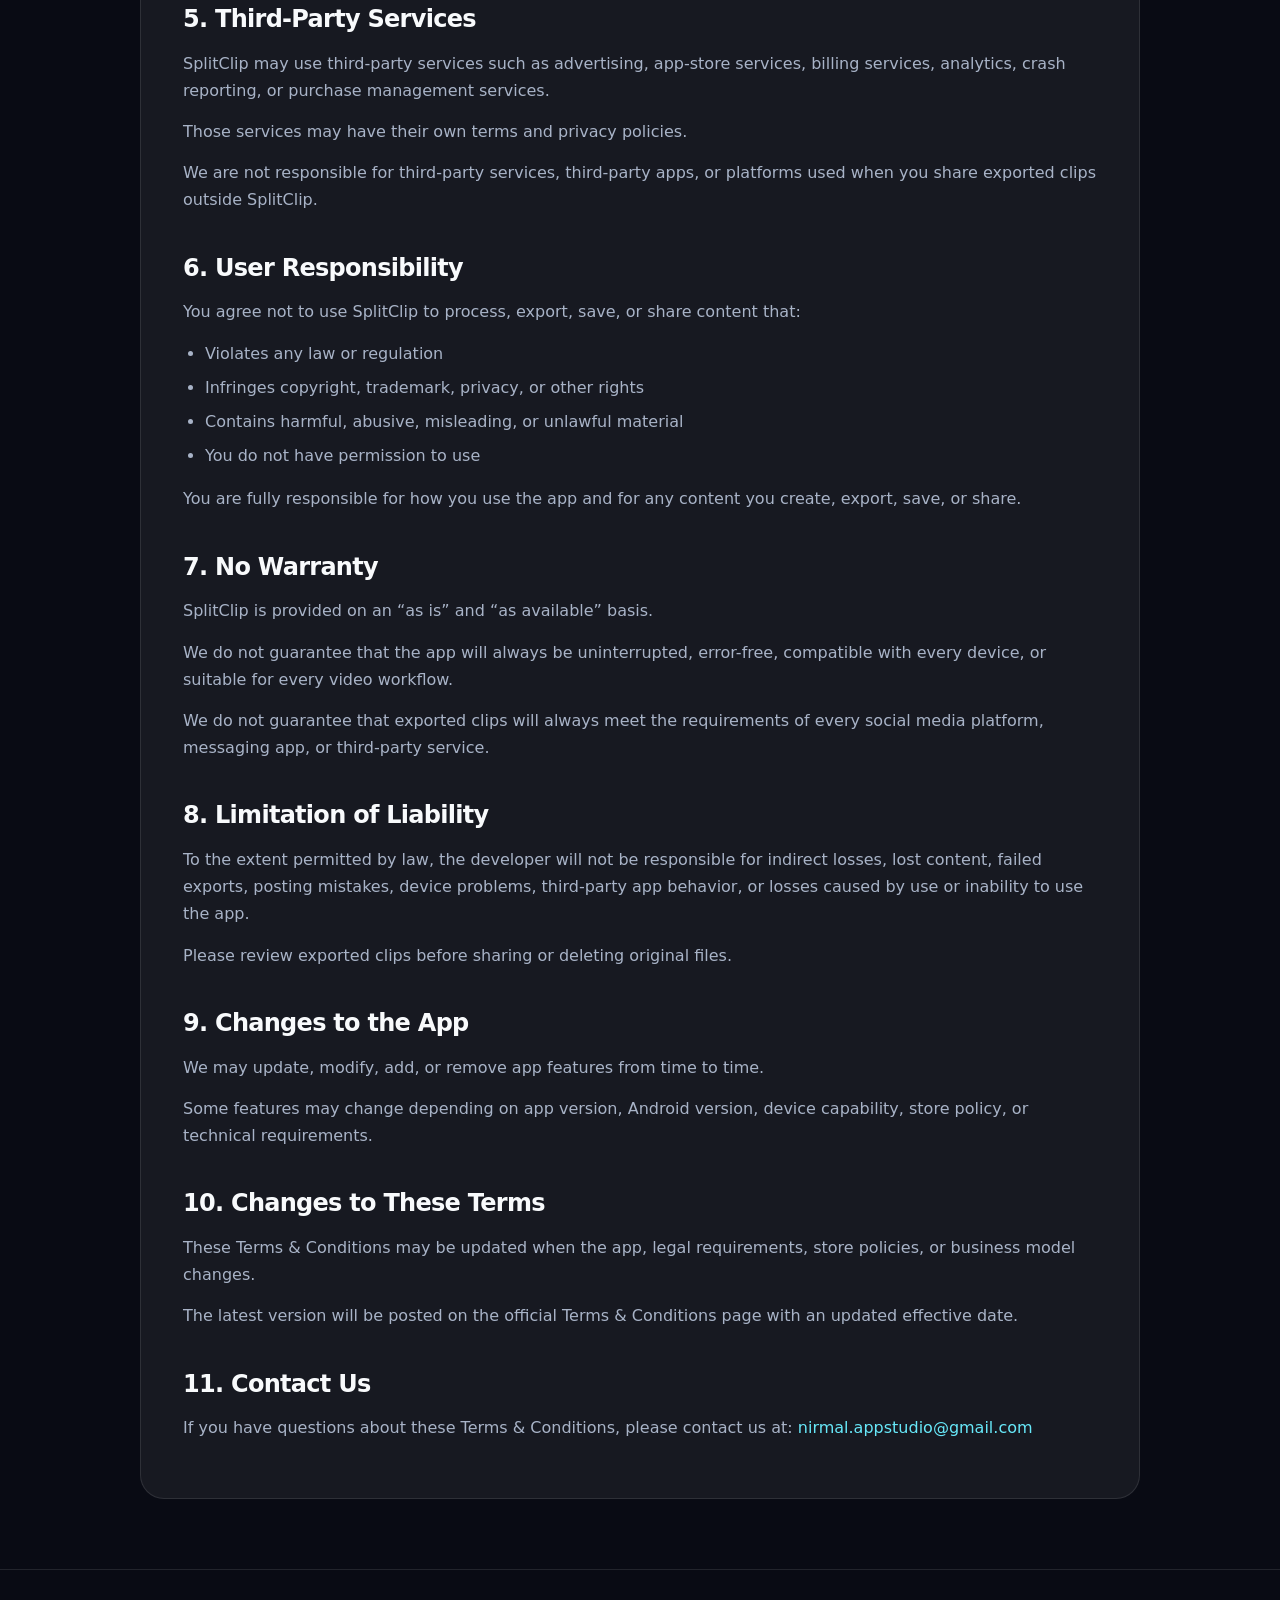
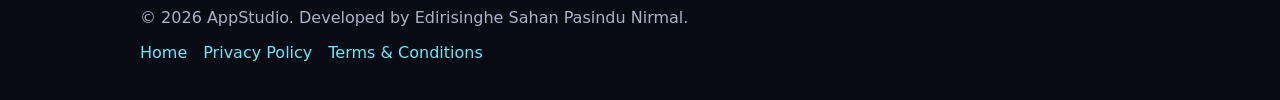
<file: videosplitter/terms-and-conditions.html>
<!DOCTYPE html>
<html lang="en">

<head>
  <meta charset="UTF-8" />
  <meta name="viewport" content="width=device-width, initial-scale=1.0" />

  <title>Terms & Conditions - SplitClip: Status Maker</title>
  <meta name="description" content="Terms and Conditions for SplitClip: Status Maker Android app." />

  <style>
    :root {
      --bg: #090b14;
      --text: #f8fafc;
      --muted: #a8b3c7;
      --line: rgba(255, 255, 255, 0.1);
      --primary: #7c3aed;
      --secondary: #06b6d4;
      --card: rgba(255, 255, 255, 0.06);
      --radius: 24px;
    }

    * {
      box-sizing: border-box;
    }

    body {
      margin: 0;
      font-family: Inter, ui-sans-serif, system-ui, -apple-system, BlinkMacSystemFont, "Segoe UI", sans-serif;
      background:
        radial-gradient(circle at 20% 0%, rgba(124, 58, 237, 0.28), transparent 36%),
        radial-gradient(circle at 85% 10%, rgba(6, 182, 212, 0.18), transparent 34%),
        #090b14;
      color: var(--text);
      line-height: 1.7;
    }

    a {
      color: #67e8f9;
      text-decoration: none;
    }

    a:hover {
      text-decoration: underline;
    }

    .container {
      width: min(1000px, calc(100% - 32px));
      margin: 0 auto;
    }

    header {
      border-bottom: 1px solid var(--line);
      background: rgba(9, 11, 20, 0.82);
      backdrop-filter: blur(16px);
      position: sticky;
      top: 0;
      z-index: 10;
    }

    .nav {
      min-height: 72px;
      display: flex;
      align-items: center;
      justify-content: space-between;
      gap: 18px;
      flex-wrap: wrap;
      padding: 14px 0;
    }

    .brand {
      display: flex;
      align-items: center;
      gap: 12px;
      color: var(--text);
      font-weight: 800;
      text-decoration: none;
    }

    .logo {
      width: 42px;
      height: 42px;
      border-radius: 14px;
      background: linear-gradient(135deg, var(--primary), var(--secondary));
      display: grid;
      place-items: center;
      flex: 0 0 auto;
    }

    .logo span {
      width: 0;
      height: 0;
      border-top: 9px solid transparent;
      border-bottom: 9px solid transparent;
      border-left: 14px solid white;
      margin-left: 3px;
    }

    .nav-links {
      display: flex;
      gap: 16px;
      flex-wrap: wrap;
      color: var(--muted);
      font-size: 14px;
    }

    .nav-links a {
      color: var(--muted);
    }

    .nav-links a:hover {
      color: var(--text);
      text-decoration: none;
    }

    .hero {
      padding: 64px 0 26px;
    }

    .label {
      display: inline-block;
      padding: 8px 12px;
      border-radius: 999px;
      border: 1px solid var(--line);
      background: rgba(255, 255, 255, 0.06);
      color: #dbeafe;
      font-size: 14px;
      margin-bottom: 20px;
    }

    h1 {
      margin: 0;
      font-size: clamp(36px, 6vw, 62px);
      line-height: 1;
      letter-spacing: -0.06em;
    }

    .intro {
      color: var(--muted);
      font-size: 18px;
      margin-top: 18px;
      max-width: 780px;
    }

    .content {
      margin: 26px 0 70px;
      padding: 42px;
      border-radius: var(--radius);
      background: var(--card);
      border: 1px solid var(--line);
    }

    .notice {
      padding: 18px;
      border-radius: 18px;
      background: rgba(124, 58, 237, 0.13);
      border: 1px solid rgba(196, 181, 253, 0.22);
      color: #ede9fe;
      margin-bottom: 24px;
    }

    h2 {
      margin-top: 34px;
      margin-bottom: 10px;
      font-size: 24px;
      letter-spacing: -0.03em;
    }

    h2:first-of-type {
      margin-top: 0;
    }

    p {
      color: var(--muted);
      margin: 0 0 14px;
    }

    ul {
      color: var(--muted);
      padding-left: 22px;
      margin-top: 8px;
    }

    li {
      margin-bottom: 7px;
    }

    footer {
      border-top: 1px solid var(--line);
      padding: 34px 0;
      color: var(--muted);
    }

    .footer-links {
      display: flex;
      gap: 16px;
      flex-wrap: wrap;
      margin-top: 8px;
    }

    .footer-links a:hover {
      color: var(--text);
      text-decoration: none;
    }

    @media (max-width: 600px) {
      .content {
        padding: 24px;
      }

      .nav {
        align-items: flex-start;
      }
    }
  </style>
</head>

<body>
  <header>
    <div class="container nav">
      <a class="brand" href="./">
        <div class="logo"><span></span></div>
        <div>SplitClip</div>
      </a>

      <nav class="nav-links">
        <a href="./">Home</a>
        <a href="privacy-policy.html">Privacy Policy</a>
        <a href="terms-and-conditions.html">Terms</a>
      </nav>
    </div>
  </header>

  <main>
    <section class="hero">
      <div class="container">
        <div class="label">Legal</div>
        <h1>Terms & Conditions</h1>
        <p class="intro">
          These terms explain the rules and responsibilities for using SplitClip: Status Maker.
        </p>
      </div>
    </section>

    <section>
      <div class="container">
        <article class="content">
          <div class="notice">
            <strong>Effective Date:</strong> 12 June 2026
          </div>

          <p>
            These Terms & Conditions apply to the <strong>SplitClip: Status Maker</strong> mobile application
            developed by <strong>AppStudio / Edirisinghe Sahan Pasindu Nirmal</strong>.
          </p>

          <p>
            By downloading, installing, or using SplitClip, you agree to these Terms & Conditions.
            If you do not agree, please do not use the app.
          </p>

          <h2>1. Use of the App</h2>
          <p>
            SplitClip is a video utility app that allows users to select videos, preview videos,
            split videos, trim videos, export clips, save clips, rename clips, delete clips,
            and share clips.
          </p>
          <p>
            You may use the app only with videos that you own, created, or have permission to process.
          </p>
          <p>
            You are responsible for the content you export, save, publish, or share using the app.
          </p>

          <h2>2. Video Processing</h2>
          <p>
            SplitClip processes selected videos based on your actions.
          </p>
          <p>
            Before posting, sharing, deleting, or relying on exported clips, you should review the exported
            files and confirm that they are correct.
          </p>
          <p>
            The app may not support every video format, codec, device, Android version, or storage behavior perfectly.
          </p>

          <h2>3. Device Storage and Permissions</h2>
          <p>
            Some features depend on device storage, media permissions, notification permissions,
            available free space, and Android system behavior.
          </p>
          <p>
            If permissions are denied or device storage is unavailable, some features may not work as expected.
          </p>
          <p>
            You are responsible for keeping backups of important video files before editing,
            deleting, or exporting content.
          </p>

          <h2>4. Ads and Optional Purchases</h2>
          <p>
            SplitClip may display advertisements.
          </p>
          <p>
            The app may offer optional purchases, premium features, or ad-removal options if such features
            are made available in the app.
          </p>
          <p>
            Any purchase, subscription, refund, cancellation, or payment handling is also subject to the
            rules and terms of the relevant app store and payment provider.
          </p>
          <p>
            Optional purchases do not grant ownership of the app, its brand, or its source code.
          </p>

          <h2>5. Third-Party Services</h2>
          <p>
            SplitClip may use third-party services such as advertising, app-store services, billing services,
            analytics, crash reporting, or purchase management services.
          </p>
          <p>
            Those services may have their own terms and privacy policies.
          </p>
          <p>
            We are not responsible for third-party services, third-party apps, or platforms used when you
            share exported clips outside SplitClip.
          </p>

          <h2>6. User Responsibility</h2>
          <p>
            You agree not to use SplitClip to process, export, save, or share content that:
          </p>
          <ul>
            <li>Violates any law or regulation</li>
            <li>Infringes copyright, trademark, privacy, or other rights</li>
            <li>Contains harmful, abusive, misleading, or unlawful material</li>
            <li>You do not have permission to use</li>
          </ul>
          <p>
            You are fully responsible for how you use the app and for any content you create,
            export, save, or share.
          </p>

          <h2>7. No Warranty</h2>
          <p>
            SplitClip is provided on an “as is” and “as available” basis.
          </p>
          <p>
            We do not guarantee that the app will always be uninterrupted, error-free, compatible with every device,
            or suitable for every video workflow.
          </p>
          <p>
            We do not guarantee that exported clips will always meet the requirements of every social media platform,
            messaging app, or third-party service.
          </p>

          <h2>8. Limitation of Liability</h2>
          <p>
            To the extent permitted by law, the developer will not be responsible for indirect losses,
            lost content, failed exports, posting mistakes, device problems, third-party app behavior,
            or losses caused by use or inability to use the app.
          </p>
          <p>
            Please review exported clips before sharing or deleting original files.
          </p>

          <h2>9. Changes to the App</h2>
          <p>
            We may update, modify, add, or remove app features from time to time.
          </p>
          <p>
            Some features may change depending on app version, Android version, device capability,
            store policy, or technical requirements.
          </p>

          <h2>10. Changes to These Terms</h2>
          <p>
            These Terms & Conditions may be updated when the app, legal requirements, store policies,
            or business model changes.
          </p>
          <p>
            The latest version will be posted on the official Terms & Conditions page with an updated effective date.
          </p>

          <h2>11. Contact Us</h2>
          <p>
            If you have questions about these Terms & Conditions, please contact us at:
            <a href="mailto:nirmal.appstudio@gmail.com">nirmal.appstudio@gmail.com</a>
          </p>
        </article>
      </div>
    </section>
  </main>

  <footer>
    <div class="container">
      © 2026 AppStudio. Developed by Edirisinghe Sahan Pasindu Nirmal.
      <div class="footer-links">
        <a href="./">Home</a>
        <a href="privacy-policy.html">Privacy Policy</a>
        <a href="terms-and-conditions.html">Terms & Conditions</a>
      </div>
    </div>
  </footer>
</body>

</html>
</file>
